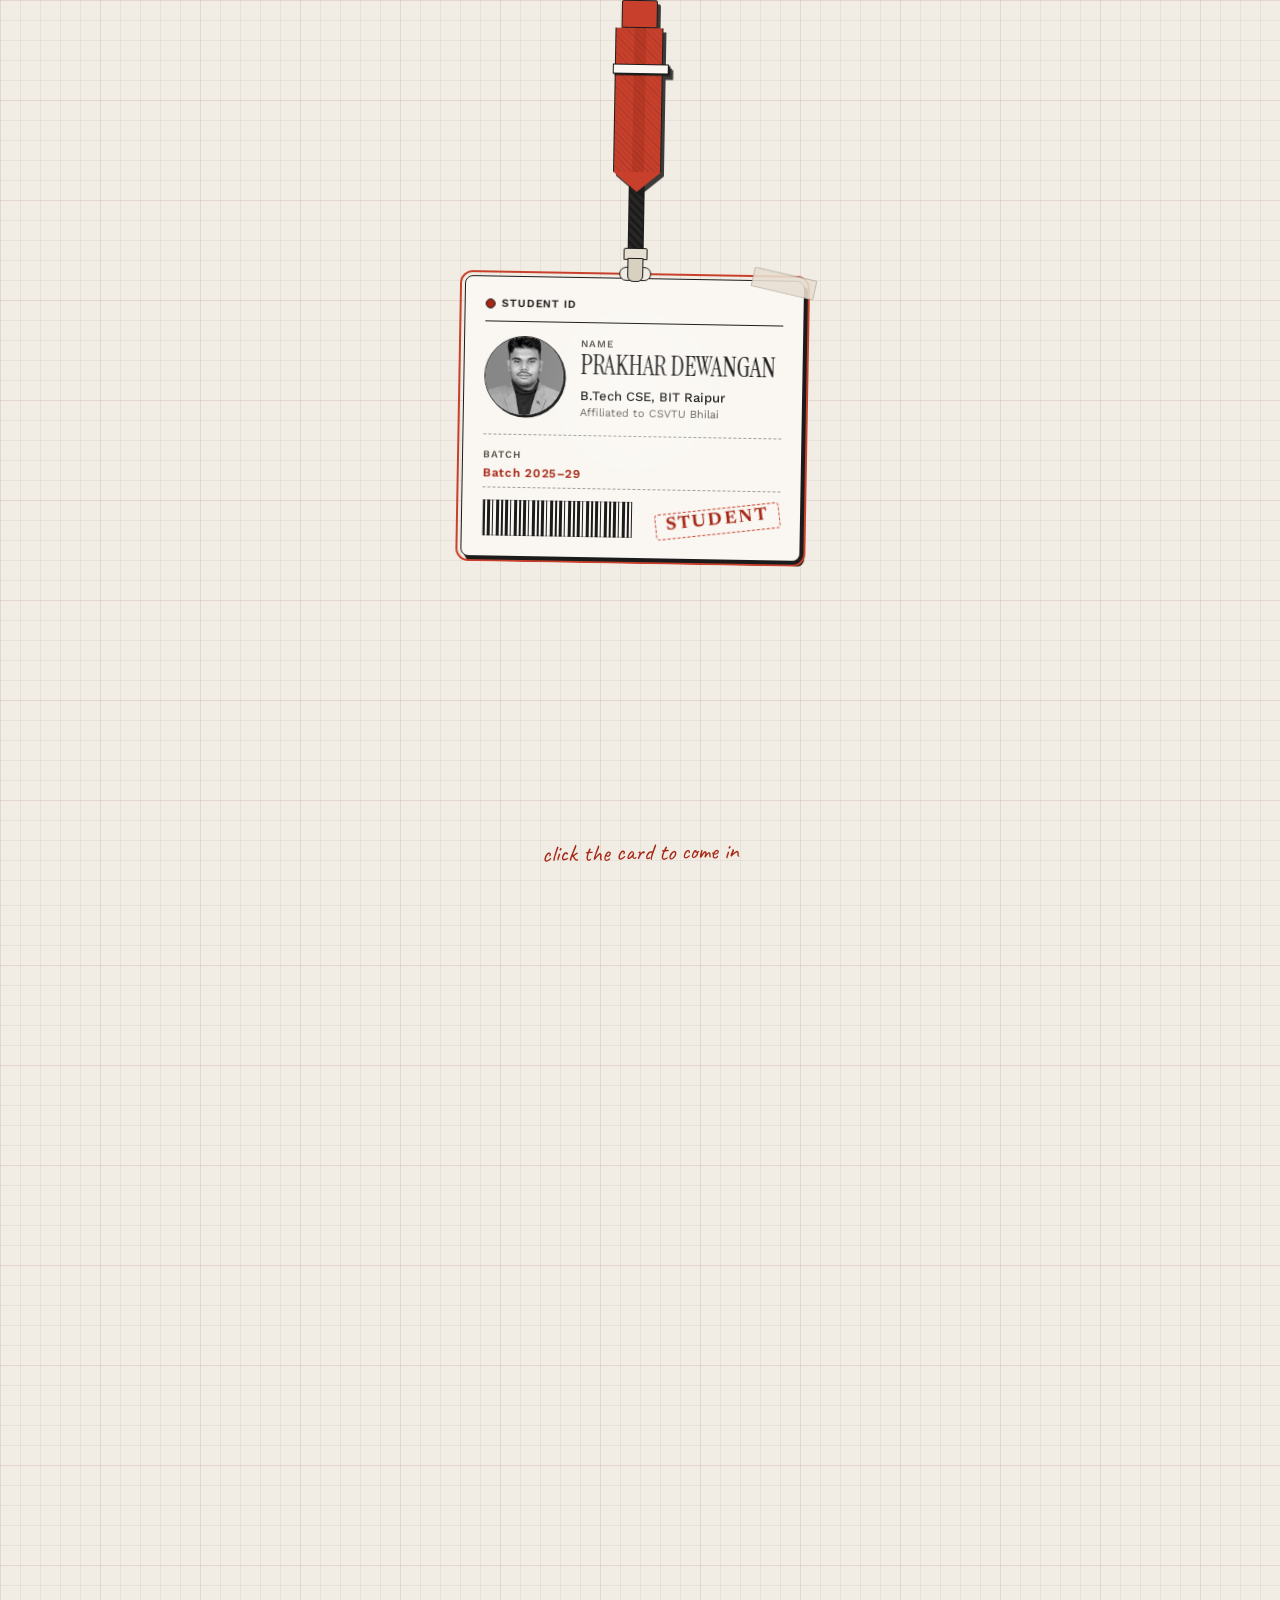
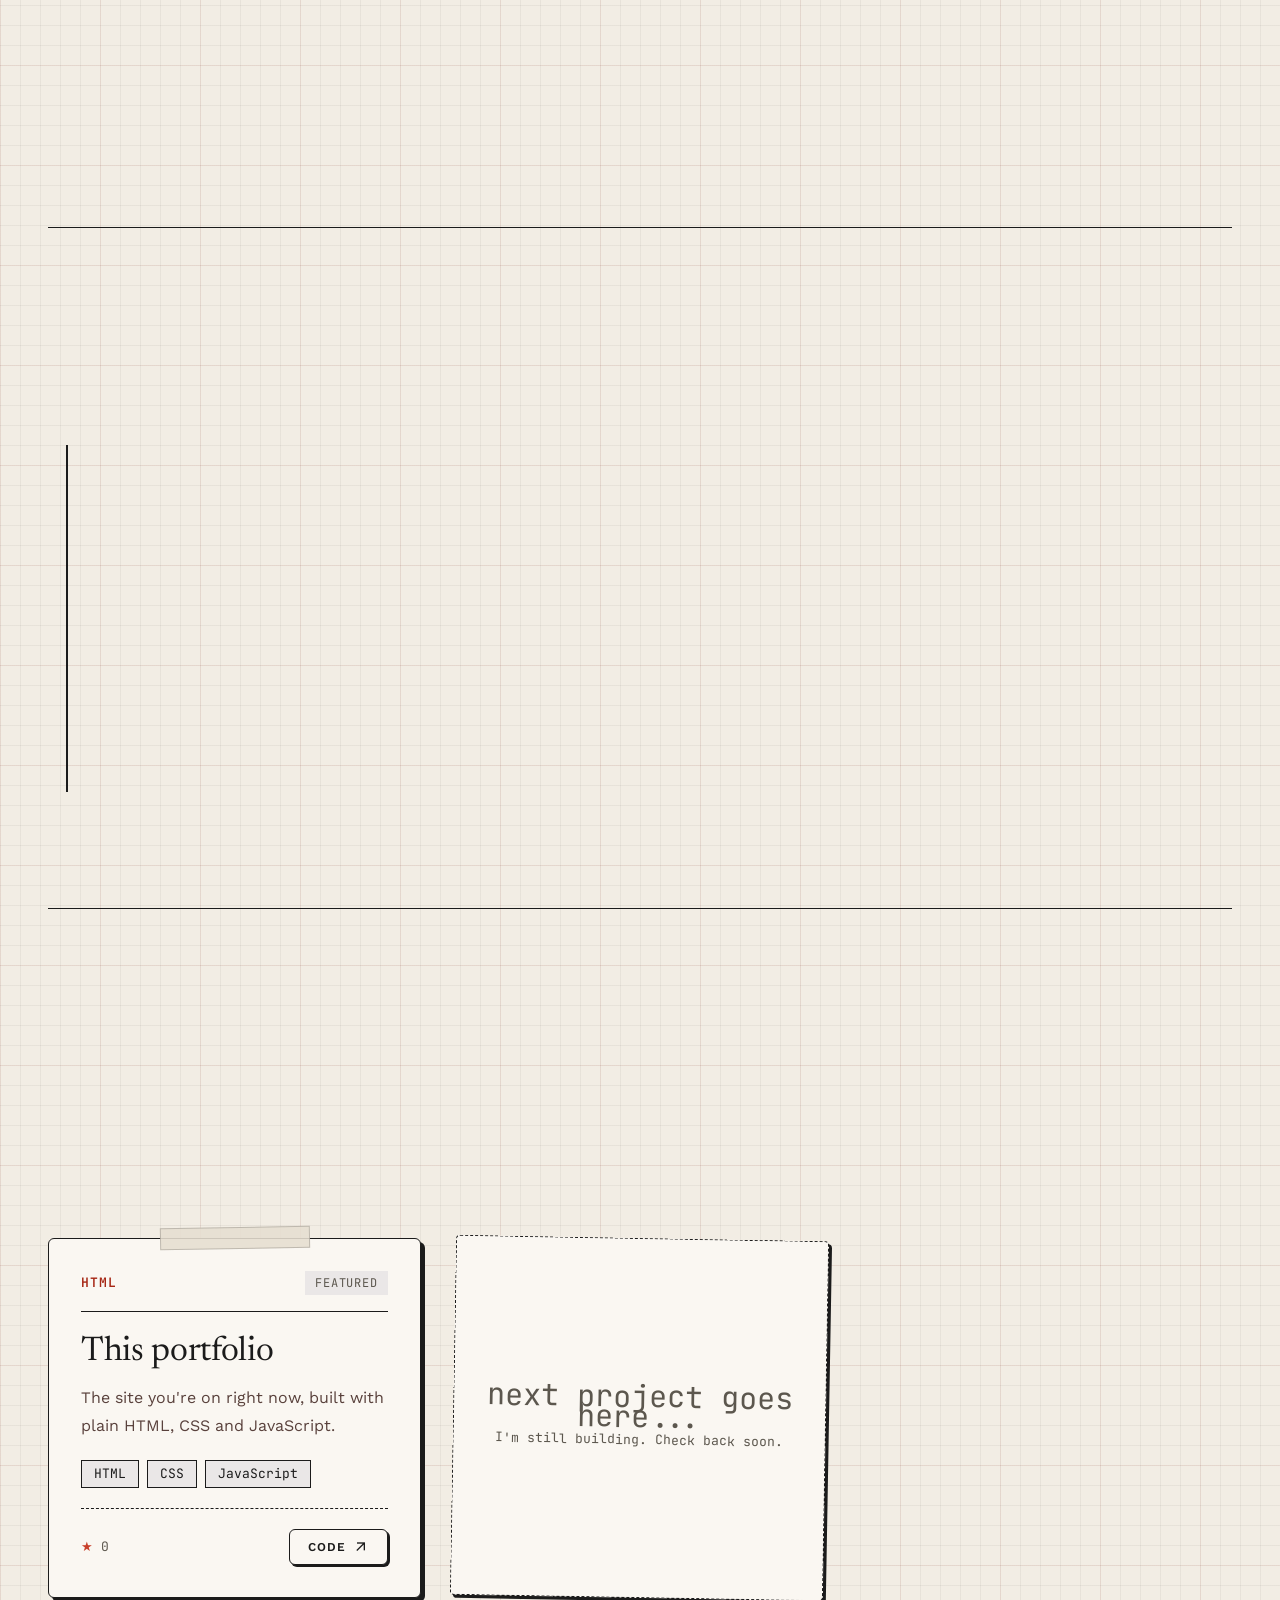
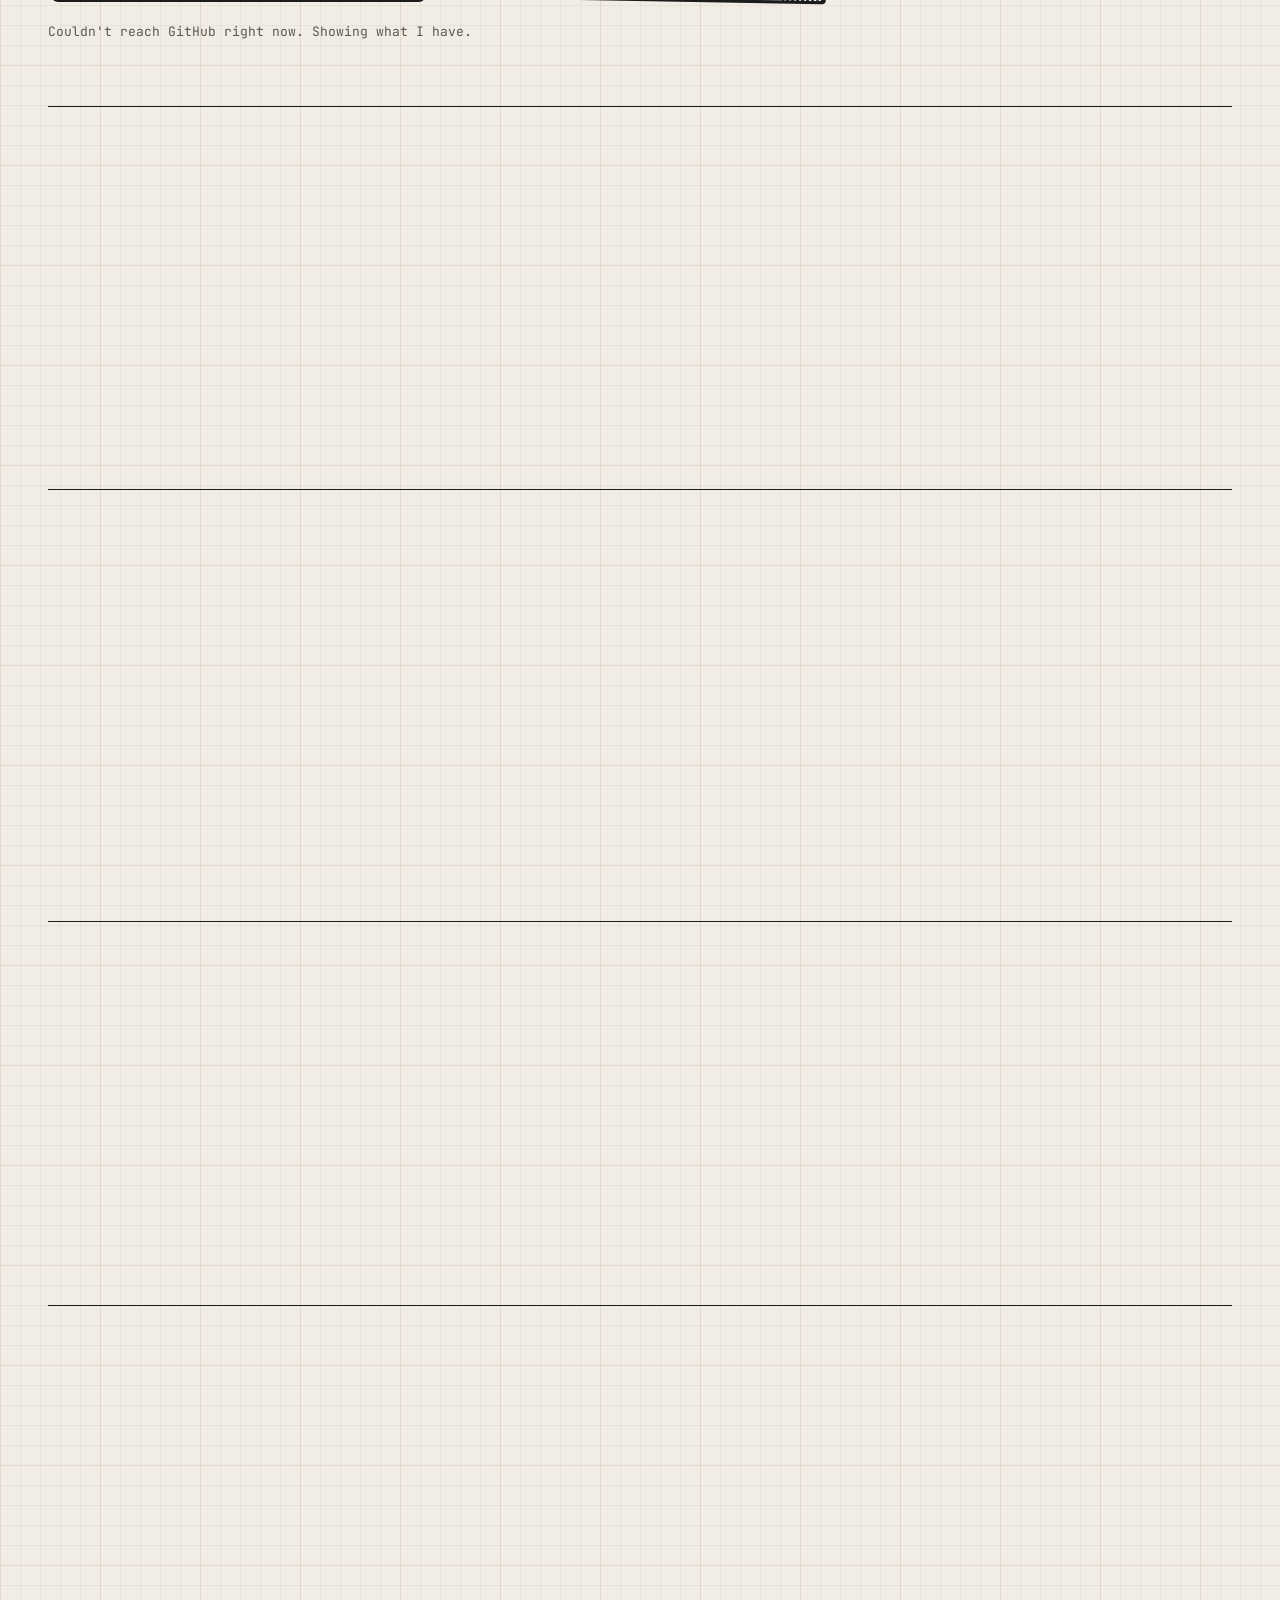
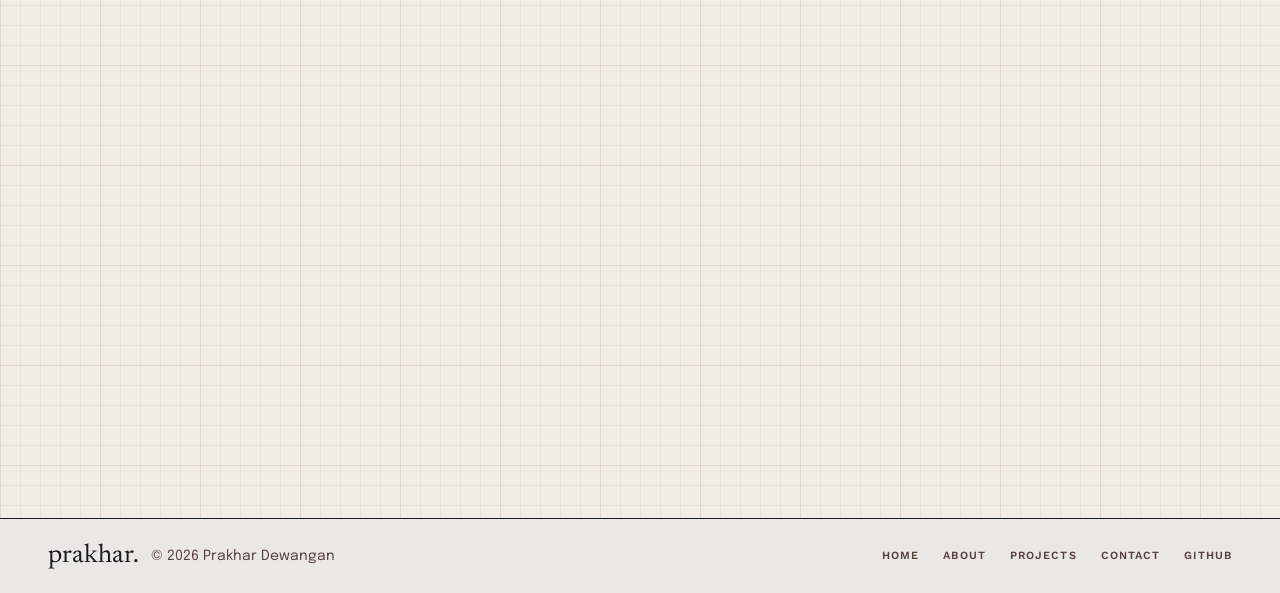
<file: index.html>
<!DOCTYPE html>
<html lang="en">

<head>
  <meta charset="utf-8">
  <meta name="viewport" content="width=device-width, initial-scale=1">
  <title>Prakhar Dewangan — Python developer &amp; vibe coder</title>
  <meta name="description"
    content="Portfolio of Prakhar Dewangan, a second-year B.Tech CSE student at BIT Raipur who builds things with Python and vibe coding, and is learning data science.">
  <link rel="preconnect" href="https://fonts.googleapis.com">
  <link rel="preconnect" href="https://fonts.gstatic.com" crossorigin>
  <link
    href="https://fonts.googleapis.com/css2?family=Caveat:wght@400..700&family=Epilogue:ital,wght@0,300..600;1,300..600&family=Instrument+Serif&family=Newsreader:ital,opsz,wght@0,6..72,400..600;1,6..72,400&family=Work+Sans:wght@400;500;600;700&family=JetBrains+Mono:wght@400;600&display=swap"
    rel="stylesheet">
  <link href="https://fonts.googleapis.com/css2?family=Material+Symbols+Outlined:wght,FILL@300..500,0..1&display=swap"
    rel="stylesheet">
  <link rel="stylesheet" href="style.css">
</head>

<body class="intro-open">

  <!-- ============ INTRO OVERLAY ============ -->
  <div id="intro" class="intro bg-grid" aria-label="Intro">
    <div class="rig" id="rig">
      <div class="swing" id="swing">
        <div class="tie" aria-hidden="true">
          <div class="tie-knot"></div>
          <div class="tie-body">
            <div class="tie-tip"></div>
          </div>
          <div class="tie-bar"></div>
        </div>
        <div class="lanyard" aria-hidden="true">
          <div class="lanyard-cord"></div>
          <div class="clip-top"></div>
          <div class="clip-ring"></div>
        </div>
        <div class="id-card" id="idCard" role="button" tabindex="0" aria-label="Open portfolio">
          <div class="slot"></div>
          <div class="tape tape-corner"></div>
          <div class="id-head">
            <span class="dot"></span><span class="lbl">Student ID</span>
          </div>
          <div class="id-body">
            <div class="id-photo"><img data-photo alt="Photo of Prakhar Dewangan" width="80"
                height="80"></div>
            <div class="id-info">
              <p class="tiny">Name</p>
              <h2 class="id-name" data-name></h2>
              <p class="id-college" data-college></p>
              <p class="id-aff" data-aff></p>
            </div>
          </div>
          <div class="id-meta">
            <span class="tiny">Batch</span>
            <span class="id-batch" data-batch></span>
          </div>
          <div class="id-foot">
            <div class="barcode" aria-hidden="true"></div>
            <div class="stamp" data-stamp></div>
          </div>
          <div class="shine" id="shine"></div>
        </div>
      </div>
    </div>
    <p class="intro-hint hand">click the card to come in</p>
  </div>

  <!-- ============ MAIN SITE ============ -->
  <header class="nav" id="nav">
    <div class="wrap nav-inner">
      <a class="brand" href="#home"><span data-short></span>.<i></i></a>
      <nav class="nav-links" id="navLinks" aria-label="Sections">
        <a href="#about">About</a>
        <a href="#qualification">Qualification</a>
        <a href="#projects">Projects</a>
        <a href="#achievements">Achievements</a>
        <a href="#contact">Contact</a>
      </nav>
      <div class="nav-actions">
        <a class="btn btn-outline btn-sm" id="resumeBtn" href="#" target="_blank" rel="noopener" hidden>Resume</a>
        <a class="btn btn-primary btn-pill btn-sm" href="#contact">Say hi</a>
        <button class="menu-btn" id="menuBtn" aria-label="Open menu" aria-expanded="false"
          aria-controls="navLinks"><span class="material-symbols-outlined">menu</span></button>
      </div>
    </div>
  </header>

  <main id="main" class="bg-grid">
    <div class="wrap">
      <section id="home" class="hero"></section>
      <section id="about" class="section"></section>
      <section id="qualification" class="section"></section>
      <section id="projects" class="section"></section>
      <section id="achievements" class="section"></section>
      <section id="certifications" class="section"></section>
      <section id="hackathons" class="section"></section>
      <section id="contact" class="section"></section>
    </div>
  </main>

  <footer class="footer">
    <div class="wrap footer-inner" id="footer"></div>
  </footer>

  <script src="content.js"></script>
  <script src="main.js"></script>
</body>

</html>
</file>
<file: style.css>
/* ===== Warm Editorial Zine — tokens ===== */
:root{
  --canvas:#F2EDE4; --paper:#FAF7F2; --ink:#1B1B1B; --brick:#C8402B; --brick-d:#A62715;
  --sage:#8FA58A; --sage-l:#CFE6C8; --grey:#6B655C; --tert:#5C574E; --variant:#59413C;
  --tape:#E6DFD1; --foot:#EAE7E7;
  --serif:"Newsreader",Georgia,serif; --sans:"Work Sans",system-ui,sans-serif;
  --note:"Epilogue",sans-serif; --hand:"Caveat",cursive; --mono:"JetBrains Mono",ui-monospace,monospace;
  --b:1.5px solid var(--ink); --r:6px; --gutter:1.5rem; --nav-h:64px;
}
*,*::before,*::after{box-sizing:border-box}
html{scroll-behavior:smooth;scroll-padding-top:calc(var(--nav-h) + 12px)}
body{margin:0;background:var(--canvas);color:var(--ink);font:400 15px/24px var(--sans);-webkit-font-smoothing:antialiased;overflow-x:hidden}
body.intro-open{overflow:hidden;height:100vh}
img{max-width:100%;display:block}
a{color:inherit}
::selection{background:var(--brick);color:#fff}
:focus-visible{outline:2.5px solid var(--brick);outline-offset:3px;border-radius:4px}
.material-symbols-outlined{font-variation-settings:'FILL' 0,'wght' 400,'opsz' 24;line-height:1;vertical-align:middle;font-size:20px}
.wrap{max-width:1280px;margin:0 auto;padding:0 3rem}
.bg-grid{background-color:var(--canvas);background-image:
  linear-gradient(to right,rgba(27,27,27,.05) 1px,transparent 1px),
  linear-gradient(to bottom,rgba(27,27,27,.05) 1px,transparent 1px),
  linear-gradient(to right,rgba(200,64,43,.07) 1px,transparent 1px),
  linear-gradient(to bottom,rgba(200,64,43,.07) 1px,transparent 1px);
  background-size:20px 20px,20px 20px,100px 100px,100px 100px}
.hand{font-family:var(--hand)}
.tiny{font:600 10px/14px var(--sans);letter-spacing:.1em;text-transform:uppercase;color:var(--tert);margin:0}
.tape{position:absolute;background:rgba(230,223,209,.88);border:1px solid rgba(27,27,27,.2);pointer-events:none}

/* ===== Buttons ===== */
.btn{display:inline-flex;align-items:center;gap:.5rem;padding:12px 24px;font:600 12px/16px var(--sans);letter-spacing:.06em;text-transform:uppercase;text-decoration:none;border:var(--b);border-radius:var(--r);cursor:pointer;transition:transform .12s,box-shadow .12s;background:var(--paper);color:var(--ink);box-shadow:2px 2px 0 var(--ink)}
.btn:hover{transform:translate(-1px,-1px);box-shadow:4px 4px 0 var(--ink)}
.btn:active{transform:translate(2px,2px);box-shadow:1px 1px 0 var(--ink)}
.btn-primary{background:var(--brick);color:#fff;box-shadow:3px 3px 0 var(--ink)}
.btn-pill{border-radius:999px}
.btn-sm{padding:6px 14px;font-size:11px}
.btn .material-symbols-outlined{font-size:16px}

/* ===== Intro overlay ===== */
.intro{position:fixed;inset:0;z-index:100;display:flex;flex-direction:column;align-items:center;justify-content:flex-start;overflow:hidden;transition:opacity .8s ease}
.intro.done{opacity:0;pointer-events:none}
.rig{transform-origin:top center;will-change:transform}
.rig.drop{animation:dropIn 1.7s cubic-bezier(.22,1,.36,1) both}
@keyframes dropIn{
  0%{transform:translate(-160px,-460px) rotate(-24deg);opacity:0}
  30%{opacity:1}
  55%{transform:translate(22px,18px) rotate(7deg)}
  75%{transform:translate(-8px,-4px) rotate(-4deg)}
  88%{transform:translate(3px,1px) rotate(1.5deg)}
  100%{transform:translate(0,0) rotate(0)}
}
.intro.launching .rig{transition:transform .8s cubic-bezier(.6,0,.4,1);transform:translateY(8vh) scale(2.4)}
.swing{display:flex;flex-direction:column;align-items:center;transform-origin:top center;will-change:transform}
.tie{position:relative;display:flex;flex-direction:column;align-items:center;z-index:3;filter:drop-shadow(3px 4px 0 rgba(27,27,27,.85))}
.tie-knot{width:36px;height:28px;background:var(--brick);border:var(--b);border-radius:2px 2px 0 0}
.tie-body{position:relative;width:48px;height:clamp(70px,18vh,144px);background:
  linear-gradient(90deg,transparent 18px,rgba(153,42,24,.35) 18px 30px,transparent 30px),
  repeating-linear-gradient(45deg,rgba(27,27,27,.15) 0 1px,transparent 1px 4px),var(--brick);border-left:var(--b);border-right:var(--b)}
.tie-tip{position:absolute;bottom:-20px;left:-1.5px;width:0;height:0;border-left:24px solid transparent;border-right:24px solid transparent;border-top:20px solid var(--brick)}
.tie-bar{position:absolute;top:64px;right:-6px;width:56px;height:10px;background:var(--paper);border:var(--b);box-shadow:1.5px 1.5px 0 var(--ink)}
.lanyard{display:flex;flex-direction:column;align-items:center;margin-top:-4px;z-index:2}
.lanyard-cord{width:16px;height:clamp(40px,9vh,80px);border-left:var(--b);border-right:var(--b);background:repeating-linear-gradient(45deg,#2A2725 0 3px,#1B1B1B 3px 6px)}
.clip-top{width:24px;height:12px;background:var(--tape);border:var(--b);border-radius:2px 2px 0 0}
.clip-ring{width:16px;height:24px;margin-top:-2px;background:#D8D0C0;border:var(--b);border-radius:0 0 6px 6px}
.id-card{position:relative;margin-top:-4px;width:340px;max-width:88vw;background:var(--paper);border:var(--b);border-radius:8px;padding:20px;box-shadow:4px 5px 0 var(--ink);cursor:pointer;transform-style:preserve-3d;will-change:transform;user-select:none}
.id-card .slot{position:absolute;top:-12px;left:50%;transform:translateX(-50%);width:32px;height:14px;background:var(--canvas);border:var(--b);border-radius:999px}
.tape-corner{top:-8px;right:-12px;width:64px;height:20px;transform:rotate(12deg)}
.id-head{display:flex;align-items:center;gap:6px;border-bottom:var(--b);padding-bottom:10px;margin-bottom:14px}
.dot{width:10px;height:10px;border-radius:50%;background:var(--brick-d);border:1px solid var(--ink)}
.lbl{font:600 11px/14px var(--sans);letter-spacing:.08em;text-transform:uppercase}
.id-body{display:flex;gap:16px;align-items:flex-start;margin-bottom:14px}
.id-photo{width:80px;height:80px;flex:none;border-radius:50%;border:var(--b);overflow:hidden;background:#EBE5DA;box-shadow:1.5px 1.5px 0 var(--ink)}
.id-photo img{width:100%;height:100%;object-fit:cover;filter:grayscale(1) contrast(1.05)}
.id-name{font:400 26px/28px "Instrument Serif",var(--serif);text-transform:uppercase;margin:0;letter-spacing:-.01em}
.id-college{margin:8px 0 0;font:500 13px/18px var(--sans)}
.id-aff{margin:0;font-size:11px;line-height:16px;color:var(--tert)}
.id-meta{padding:6px 0;margin-bottom:12px;border-top:1px dashed rgba(27,27,27,.4);border-bottom:1px dashed rgba(27,27,27,.4)}
.id-batch{display:block;font:600 12px/16px var(--sans);letter-spacing:.06em;color:var(--brick-d)}
.id-foot{display:flex;align-items:center;justify-content:space-between}
.barcode{width:150px;height:36px;border:1px solid rgba(27,27,27,.3);background:repeating-linear-gradient(90deg,var(--ink) 0 2px,transparent 2px 4px,var(--ink) 4px 7px,transparent 7px 9px,var(--ink) 9px 10px,transparent 10px 13px,var(--ink) 13px 16px,transparent 16px 18px)}
.stamp{border:1.5px dashed var(--brick);color:var(--brick-d);transform:rotate(-7deg);padding:2px 10px;border-radius:4px;font:700 18px/1.1 var(--serif);letter-spacing:.12em;text-transform:uppercase;mix-blend-mode:multiply}
.shine{position:absolute;inset:0;border-radius:8px;pointer-events:none;background:radial-gradient(circle at var(--sx,30%) var(--sy,20%),rgba(255,255,255,.55),rgba(255,255,255,0) 45%);mix-blend-mode:soft-light;opacity:.9}
.intro-hint{position:absolute;bottom:4vh;left:0;right:0;text-align:center;font-size:24px;color:var(--brick-d);margin:0;transform:rotate(-1deg)}

/* ===== Nav ===== */
.nav{position:sticky;top:0;z-index:50;background:var(--paper);border-bottom:var(--b);box-shadow:0 2px 0 var(--ink)}
.nav-inner{display:flex;align-items:center;justify-content:space-between;height:var(--nav-h);gap:1rem}
.brand{font:400 32px/1 var(--serif);letter-spacing:-.02em;text-decoration:none;display:flex;align-items:baseline;gap:2px}
.brand i{display:inline-block;width:6px;height:6px;background:var(--brick)}
.nav-links{display:flex;gap:1.75rem}
.nav-links a{font:600 12px/16px var(--sans);letter-spacing:.08em;text-transform:uppercase;text-decoration:none;color:var(--variant);padding-bottom:3px;border-bottom:1.5px solid transparent;transition:color .15s}
.nav-links a:hover{color:var(--brick-d)}
.nav-links a.active{color:var(--brick-d);border-bottom-color:var(--brick-d)}
.nav-actions{display:flex;align-items:center;gap:.6rem}
.menu-btn{display:none;background:none;border:var(--b);border-radius:var(--r);padding:4px 6px;cursor:pointer;color:var(--ink)}

/* ===== Sections ===== */
main{padding:2.5rem 0 1rem}
.section{padding:4rem 0;border-top:var(--b)}
.kicker{display:inline-flex;align-items:center;gap:8px;font:600 12px/16px var(--mono);letter-spacing:.08em;text-transform:uppercase;margin-bottom:6px}
.kicker::before{content:"";width:9px;height:9px;border-radius:50%;background:var(--brick)}
.h-lg{font:400 56px/1.05 var(--serif);letter-spacing:-.03em;margin:0;display:inline-block}
.h-lg::after{content:"";display:block;height:2px;margin-top:6px;background:var(--brick);border-radius:2px;transform:rotate(-.4deg)}
.sub{font:italic 400 15px/22px var(--note);color:var(--variant);margin:.75rem 0 0}
.sec-head{margin-bottom:2.5rem}
.paper{position:relative;background:var(--paper);border:var(--b);border-radius:var(--r);box-shadow:4px 4px 0 var(--ink)}
.tape-top{top:-12px;left:50%;width:120px;height:22px;transform:translateX(-50%) rotate(-1deg)}
.chip{display:inline-flex;align-items:center;gap:8px;padding:8px 14px;background:var(--paper);border:var(--b);border-radius:4px;box-shadow:3px 3px 0 var(--ink);font:600 14px/18px var(--sans);letter-spacing:.03em;position:relative}
.chip-sage{background:var(--sage);border:1px solid var(--ink);padding:1px 8px;font:600 10px/14px var(--mono);letter-spacing:.08em;text-transform:uppercase}
.chip-stamp{position:absolute;top:-12px;right:-14px;border:1.5px dashed var(--brick);color:var(--brick-d);background:var(--paper);font:700 9px/12px var(--sans);letter-spacing:.06em;text-transform:uppercase;padding:1px 5px;transform:rotate(-10deg)}
.reveal-on .reveal{opacity:0;transform:translateY(18px);transition:opacity .6s ease,transform .6s ease}
.reveal-on .reveal.in{opacity:1;transform:none}

/* Hero */
.hero{display:grid;grid-template-columns:7fr 5fr;gap:3rem;align-items:start;padding:1rem 0 4rem}
.greet{display:flex;align-items:center;gap:10px;margin-bottom:4px}
.greet .hand{font-size:36px;color:var(--brick-d);transform:rotate(-2deg)}
.greet .rule{height:1.5px;width:48px;background:var(--ink);opacity:.3;margin-top:8px}
.display{font:400 72px/76px var(--serif);letter-spacing:-.03em;margin:0}
.hero-underline{width:100%;max-width:480px;height:16px;margin-top:4px;color:var(--brick);overflow:visible}
.role{font:600 12px/16px var(--sans);letter-spacing:.08em;text-transform:uppercase;color:var(--tert);margin:1.25rem 0 .5rem}
.lead{font:400 18px/28px var(--sans);letter-spacing:-.01em;max-width:36rem;margin:0 0 2rem}
.btn-row{display:flex;flex-wrap:wrap;gap:1rem;margin-bottom:3.5rem}
.scroll-hint{display:flex;align-items:center;gap:12px;padding-top:1.5rem;border-top:1.5px solid rgba(27,27,27,.2);max-width:28rem}
.scroll-hint .circ{width:32px;height:32px;border-radius:50%;border:1px solid var(--ink);display:grid;place-items:center;background:var(--paper);color:var(--brick-d)}
.scroll-hint .circ span{animation:bob 1.4s ease-in-out infinite}
@keyframes bob{50%{transform:translateY(3px)}}
.scroll-hint .hand{font-size:24px;color:var(--variant)}
.hero-right{display:flex;justify-content:center;padding-top:4.5rem}
.hcard-wrap{position:relative;width:100%;max-width:380px;transform:rotate(-3deg);transition:transform .3s ease}
.hcard-wrap:hover{transform:rotate(0)}
.hcard-anchor{position:absolute;top:-64px;left:50%;transform:translateX(-50%);display:flex;flex-direction:column;align-items:center;z-index:2}
.hcard-anchor .tape{position:static;width:112px;height:24px;transform:rotate(-1.5deg);margin-bottom:4px}
.strap{width:28px;height:40px;background:var(--brick);border:var(--b)}
.hook{width:20px;height:24px;margin-top:-2px;border:var(--b);border-radius:0 0 6px 6px;background:#E5E2E1}
.hcard{padding:32px 20px 20px;border-radius:8px;transition:box-shadow .2s}
.hcard-wrap:hover .hcard{box-shadow:6px 6px 0 var(--ink)}
.hcard .slot{width:48px;height:14px;margin:0 auto 16px;background:var(--canvas);border:var(--b);border-radius:999px}
.hcard-head{display:flex;justify-content:space-between;align-items:center;border-bottom:var(--b);padding-bottom:12px;margin-bottom:16px}
.hcard-head .tiny{color:var(--brick-d)}
.hcard-head strong{font:600 13px/20px var(--sans)}
.hcard-grid{display:grid;grid-template-columns:5fr 7fr;gap:16px}
.hcard-photo{aspect-ratio:4/5;border:var(--b);border-radius:3px;overflow:hidden;box-shadow:2px 2px 0 var(--ink);background:#EAE7E7}
.hcard-photo img{width:100%;height:100%;object-fit:cover;filter:grayscale(1) contrast(1.05)}
.hcard h3{font:500 22px/26px var(--serif);text-transform:uppercase;margin:0}
.hcard .c1{font:500 13px/20px var(--sans);color:var(--brick-d);margin:2px 0 0}
.hcard .c2{font:400 12px/18px var(--note);color:var(--tert);margin:0}
.hcard .tl{margin-top:16px;padding-top:8px;border-top:1px dashed rgba(92,87,78,.4)}
.hcard .tl b{font:700 12px/16px var(--sans);letter-spacing:.04em}
.hcard .stamp{position:absolute;right:16px;bottom:22px;border-width:2px;font-size:18px}
.hcard-foot{margin-top:16px;padding-top:12px;border-top:var(--b)}
.hcard-foot .barcode{width:120px;height:28px;border:0}

/* About */
.about-grid{display:grid;grid-template-columns:5fr 7fr;gap:3.5rem;align-items:start}
.polaroid{padding:22px 22px 18px;transform:rotate(-2deg);max-width:440px;transition:transform .3s}
.polaroid:hover{transform:rotate(0)}
.polaroid .ph{aspect-ratio:4/5;overflow:hidden;border:1px solid rgba(27,27,27,.25);background:#EAE7E7}
.polaroid .ph img{width:100%;height:100%;object-fit:cover}
.polaroid figcaption{font:400 26px/1.2 var(--hand);text-align:center;margin-top:18px;transform:rotate(-2deg)}
.bio-card{padding:2.25rem 2.5rem;border-left:8px solid var(--brick)}
.bio-card h3{font:400 30px/36px var(--serif);letter-spacing:-.01em;margin:0 0 1rem}
.bio-card p{font:400 17px/30px var(--sans);margin:0}
.label-rule{display:flex;align-items:center;gap:12px;font:600 12px/16px var(--mono);letter-spacing:.1em;text-transform:uppercase;color:var(--brick-d);margin:2.5rem 0 1rem}
.label-rule::after{content:"";flex:1;height:1px;background:rgba(27,27,27,.25)}
.chips{display:flex;flex-wrap:wrap;gap:14px 12px}
.sub-head{display:flex;justify-content:space-between;align-items:baseline;flex-wrap:wrap;gap:.5rem;margin:4.5rem 0 2rem;padding-top:3.5rem;border-top:1px solid rgba(27,27,27,.6)}
.sub-head h3{font:400 40px/1.1 var(--serif);letter-spacing:-.02em;margin:0}
.hobby-grid{display:grid;grid-template-columns:repeat(5,1fr);gap:1.5rem}
.hobby{padding:1.5rem 1.5rem 2rem;transition:transform .2s}
.hobby:nth-child(odd){transform:rotate(-.6deg)}
.hobby:nth-child(even){transform:rotate(.6deg)}
.hobby:hover{transform:rotate(0) translate(-1px,-1px)}
.hobby .tape-top{width:76px;height:18px}
.hobby-top{display:flex;justify-content:space-between;align-items:center;font:400 12px/16px var(--mono);color:var(--grey)}
.hobby h4{font:600 13px/18px var(--sans);letter-spacing:.1em;text-transform:uppercase;margin:1.25rem 0 0;padding-bottom:1rem;border-bottom:1px dashed rgba(200,64,43,.45)}

/* Qualification */
.timeline{position:relative;padding-left:56px;max-width:820px}
.timeline::before{content:"";position:absolute;left:18px;top:20px;bottom:20px;width:2px;background:var(--ink)}
.tl-item{position:relative;margin-bottom:2rem}
.tl-item::before{content:"";position:absolute;left:-46px;top:28px;width:16px;height:16px;border-radius:50%;background:var(--brick);border:1.5px solid var(--ink)}
.tl-card{padding:1.75rem 2rem}
.tl-item:nth-child(odd) .tl-card{transform:rotate(.4deg)}
.tl-top{display:flex;justify-content:space-between;align-items:center;gap:1rem;flex-wrap:wrap;padding-bottom:.9rem;margin-bottom:1rem;border-bottom:1px solid var(--ink)}
.pill-box{border:1px solid var(--ink);background:var(--canvas);padding:2px 10px;font:600 13px/20px var(--mono);border-radius:2px}
.badge{background:var(--sage);border:1px solid var(--ink);padding:2px 10px;font:600 11px/14px var(--sans);letter-spacing:.1em;text-transform:uppercase}
.tl-card h3{font:400 30px/36px var(--serif);letter-spacing:-.01em;margin:0}
.tl-card .place{font:400 16px/24px var(--sans);color:var(--variant);margin:.4rem 0 0}
.tl-foot{display:flex;justify-content:space-between;align-items:center;gap:1rem;flex-wrap:wrap;margin-top:1.1rem;padding-top:1rem;border-top:1px dashed rgba(200,64,43,.4)}
.status-stamp{border:1.5px dashed var(--brick);color:var(--brick-d);padding:3px 12px;font:700 12px/16px var(--sans);letter-spacing:.08em;text-transform:uppercase;transform:rotate(-2.5deg)}
.tl-foot .hand{font-size:22px;color:var(--brick-d)}

/* Ledger lists (achievements / hackathons) */
.ledger{list-style:none;margin:0;padding:0;max-width:860px}
.ledger li{display:grid;grid-template-columns:auto 1fr auto;gap:1rem 1.5rem;align-items:center;padding:1.4rem 1.75rem;margin-bottom:1.25rem}
.ledger .num{font:400 13px/18px var(--mono);color:var(--grey)}
.ledger h3{font:400 26px/32px var(--serif);margin:0}
.ledger .meta{font:400 14px/20px var(--note);color:var(--tert);margin:.15rem 0 0}
.ev{background:var(--ink);color:#fff;padding:2px 8px;font:700 11px/14px var(--sans);letter-spacing:.1em;text-transform:uppercase}

/* Certifications */
.cert-grid{display:grid;grid-template-columns:repeat(auto-fill,minmax(260px,1fr));gap:1.5rem}
.cert{padding:1.25rem}
.cert img{aspect-ratio:4/3;object-fit:cover;width:100%;border:1px solid rgba(27,27,27,.3);margin-bottom:1rem}
.cert h3{font:500 22px/28px var(--serif);margin:0}
.empty-slot{max-width:520px;padding:2.5rem 2rem;text-align:center;background:var(--paper);border:1.5px dashed var(--brick);border-radius:4px;transform:rotate(-1deg);box-shadow:3px 3px 0 var(--ink)}
.empty-slot .ico{width:48px;height:48px;margin:0 auto 1rem;display:grid;place-items:center;border:1.5px solid var(--brick);border-radius:8px;background:#FFDAD4;color:var(--brick-d)}
.empty-slot .hand{font-size:28px;color:var(--brick-d);margin:0}

/* Projects */
.proj-head{display:flex;justify-content:space-between;align-items:flex-end;gap:1.5rem;flex-wrap:wrap;padding-bottom:2rem;margin-bottom:2rem;border-bottom:var(--b)}
.gh-link{display:inline-flex;align-items:center;gap:6px;font:400 14px/20px var(--mono);text-decoration:underline;text-underline-offset:4px}
.gh-link:hover{color:var(--brick-d)}
.tabs{display:flex;gap:10px;margin-bottom:2.5rem;flex-wrap:wrap}
.tab{font:600 12px/16px var(--sans);letter-spacing:.08em;text-transform:uppercase;padding:7px 18px;border:var(--b);border-radius:4px;background:var(--paper);cursor:pointer;color:var(--ink)}
.tab[aria-selected="true"]{background:var(--brick);color:#fff;box-shadow:3px 3px 0 var(--ink)}
.proj-grid{display:grid;grid-template-columns:repeat(auto-fill,minmax(340px,1fr));gap:2rem}
.proj{padding:2rem;display:flex;flex-direction:column;transition:transform .2s}
.proj:nth-child(3n+2){transform:rotate(.5deg)}
.proj:nth-child(3n){transform:rotate(-.5deg)}
.proj:hover{transform:rotate(0)}
.proj .tape-top{width:150px}
.proj-top{display:flex;justify-content:space-between;align-items:center;gap:.75rem;padding-bottom:1rem;margin-bottom:1.25rem;border-bottom:1px solid var(--ink)}
.proj-top .lang{font:600 13px/18px var(--mono);letter-spacing:.08em;text-transform:uppercase;color:var(--brick-d)}
.proj-top .feat{background:#EAE7E7;padding:3px 10px;font:400 12px/18px var(--mono);letter-spacing:.08em;text-transform:uppercase;color:var(--tert)}
.proj h3{font:400 34px/40px var(--serif);letter-spacing:-.01em;margin:0 0 .75rem;word-break:break-word}
.proj p{font:400 16px/28px var(--sans);color:var(--variant);margin:0 0 1.25rem;flex:1}
.tags{display:flex;flex-wrap:wrap;gap:8px;margin-bottom:1.25rem}
.tag{border:1px solid var(--ink);background:#EAE7E7;padding:3px 12px;font:400 13px/20px var(--mono)}
.proj-foot{display:flex;justify-content:space-between;align-items:center;gap:1rem;flex-wrap:wrap;padding-top:1.25rem;border-top:1px dashed var(--ink)}
.proj-meta{display:flex;align-items:center;gap:12px;font:400 13px/18px var(--mono);color:var(--tert)}
.proj-meta .star{color:var(--brick)}
.proj-btns{display:flex;gap:10px}
.proj-btns .btn{padding:9px 18px}
.proj-empty{padding:2.5rem 2rem;border:1.5px dashed var(--ink);border-radius:4px;background:var(--paper);box-shadow:3px 3px 0 var(--ink);display:flex;flex-direction:column;justify-content:center;align-items:center;text-align:center;transform:rotate(1deg);min-height:260px}
.proj-empty .hand{font-size:30px;margin:0 0 .25rem}
.proj-empty p{font:400 13px/20px var(--mono);color:var(--tert);margin:0}
.proj-status{font:400 13px/20px var(--mono);color:var(--tert);margin:1.5rem 0 0}

/* Contact */
.contact-card{padding:2.5rem;display:grid;grid-template-columns:5fr 7fr;gap:3rem;overflow:hidden}
.contact-card h3{font:400 32px/38px var(--serif);margin:0 0 .75rem}
.contact-card .intro-txt{color:var(--variant);margin:0 0 1.5rem}
.links{list-style:none;margin:0;padding:0}
.links li{padding:.7rem 0;border-bottom:1px dashed var(--grey);display:flex;gap:.75rem;align-items:center}
.links a{text-decoration:none;word-break:break-all}
.links a:hover{color:var(--brick-d);text-decoration:underline}
.links .material-symbols-outlined{color:var(--brick-d)}
.form{display:grid;gap:1rem}
.field label{display:block;font:600 11px/14px var(--sans);letter-spacing:.08em;text-transform:uppercase;margin-bottom:6px}
.field input,.field textarea{width:100%;font:400 15px/22px var(--sans);color:var(--ink);background:var(--paper);border:var(--b);border-radius:var(--r);padding:12px 16px}
.field textarea{min-height:140px;resize:vertical}
.field input::placeholder,.field textarea::placeholder{color:var(--grey)}
.field input:focus,.field textarea:focus{outline:2px solid var(--brick);outline-offset:1px;box-shadow:2px 2px 0 var(--ink)}
.field .err{display:block;color:#BA1A1A;font-size:12px;min-height:16px;margin-top:4px}
.hp{position:absolute;left:-9999px;width:1px;height:1px;overflow:hidden}
.form-msg{margin:0;font:400 14px/20px var(--sans);padding:10px 14px;border:1.5px solid var(--ink);border-radius:var(--r)}
.form-msg.ok{background:var(--sage-l)}
.form-msg.bad{background:#FFDAD6}
.form-msg[hidden]{display:none}

/* Footer */
.footer{background:var(--foot);border-top:1px solid var(--ink)}
.footer-inner{display:flex;justify-content:space-between;align-items:center;gap:1rem;flex-wrap:wrap;padding-top:1.5rem;padding-bottom:1.5rem}
.footer-inner .f-brand{display:flex;align-items:center;gap:12px;flex-wrap:wrap}
.footer-inner .f-brand b{font:400 26px/1 var(--serif)}
.footer-inner p{margin:0;font:400 14px/20px var(--note);color:var(--variant)}
.footer-inner nav{display:flex;gap:1.5rem;flex-wrap:wrap}
.footer-inner nav a{font:600 11px/14px var(--sans);letter-spacing:.1em;text-transform:uppercase;text-decoration:none;color:var(--variant)}
.footer-inner nav a:hover{color:var(--brick-d);text-decoration:underline}

/* ===== Responsive ===== */
@media (max-width:1023px){
  .wrap{padding:0 2rem}
  .hero,.about-grid,.contact-card{grid-template-columns:1fr}
  .hero-right{padding-top:5rem}
  .polaroid{margin:0 auto}
  .hobby-grid{grid-template-columns:repeat(3,1fr)}
  .display{font-size:60px;line-height:64px}
}
@media (max-width:860px){
  .menu-btn{display:inline-flex}
  .nav-links{display:none;position:absolute;top:var(--nav-h);left:0;right:0;flex-direction:column;gap:0;background:var(--paper);border-bottom:var(--b);padding:.5rem 2rem 1rem}
  .nav-links.open{display:flex}
  .nav-links a{padding:.75rem 0;border-bottom:1px dashed rgba(27,27,27,.25)}
  .nav-links a.active{border-bottom-color:var(--brick-d)}
}
@media (max-width:767px){
  .wrap{padding:0 1.25rem}
  #resumeBtn{display:none}
  .display{font-size:42px;line-height:46px;letter-spacing:-.02em}
  .h-lg{font-size:36px}
  .section{padding:3rem 0}
  .hobby-grid{grid-template-columns:repeat(2,1fr);gap:1rem}
  .proj-grid{grid-template-columns:1fr}
  .proj{padding:1.5rem}
  .proj h3{font-size:28px;line-height:34px}
  .bio-card{padding:1.5rem}
  .bio-card h3{font-size:24px;line-height:30px}
  .contact-card{padding:1.5rem;gap:2rem}
  .ledger li{grid-template-columns:1fr;padding:1.25rem}
  .timeline{padding-left:36px}
  .timeline::before{left:8px}
  .tl-item::before{left:-36px}
  .tl-card{padding:1.25rem}
  .tl-card h3{font-size:24px;line-height:30px}
  .sub-head h3{font-size:32px}
  .brand{font-size:28px}
  .id-card{padding:16px}
  .barcode{width:120px}
}
@media (prefers-reduced-motion:reduce){
  html{scroll-behavior:auto}
  *,*::before,*::after{animation:none!important;transition-duration:.01ms!important}
  .intro{transition:opacity .5s ease!important}
  .intro.launching .rig{transform:none}
  .reveal-on .reveal{opacity:1;transform:none}
}
</file>
